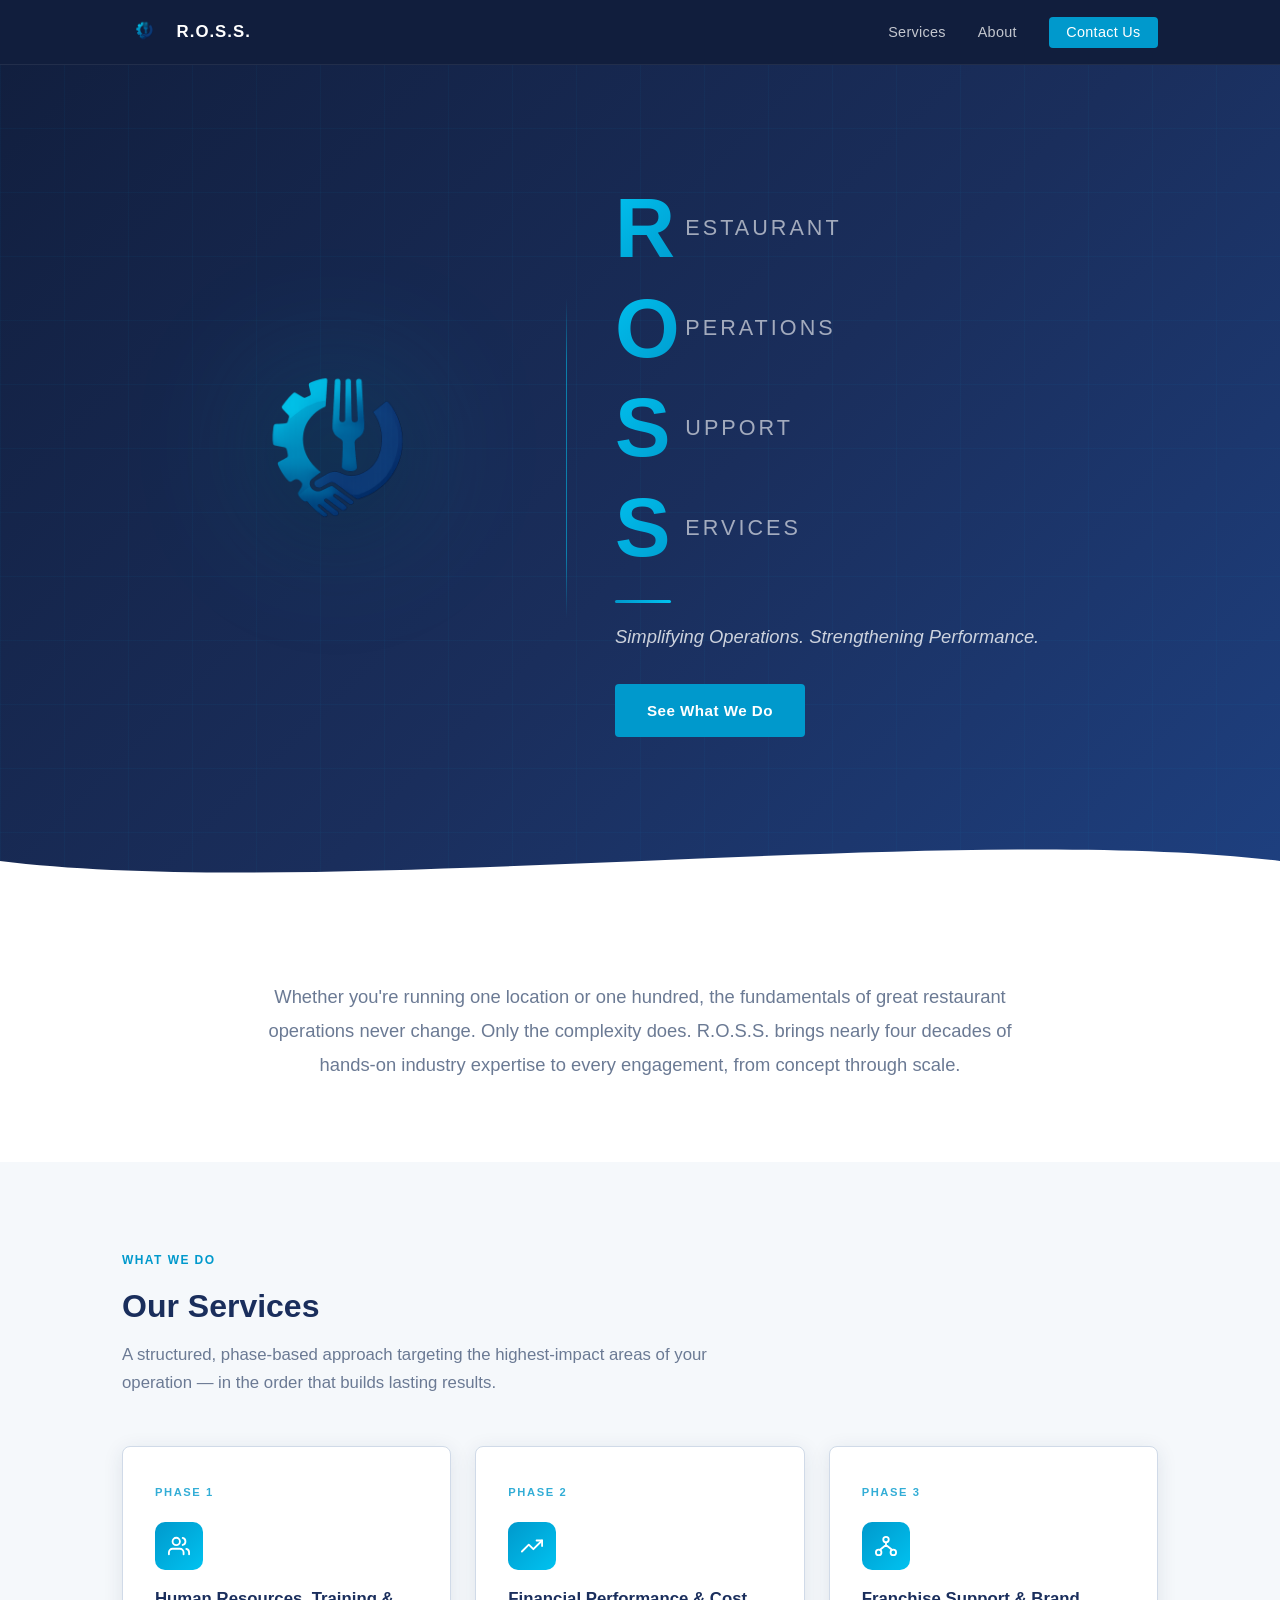
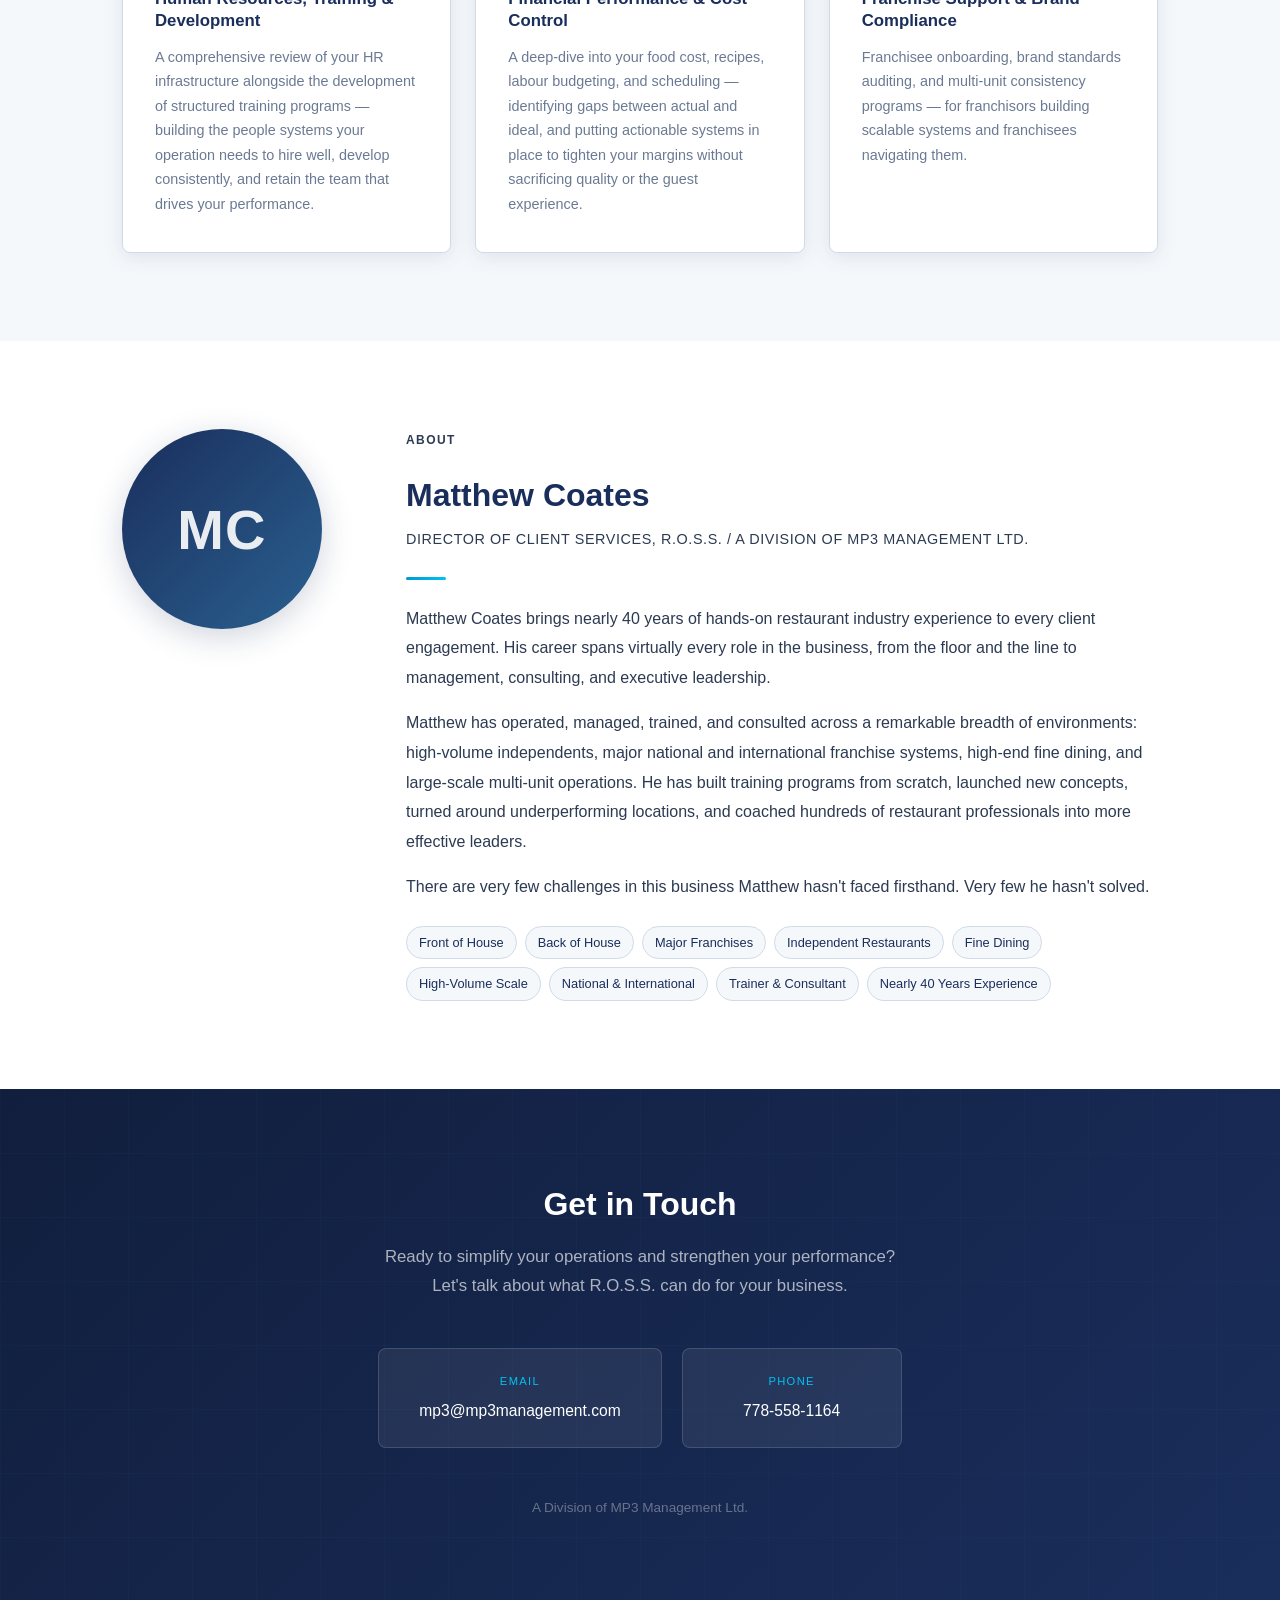
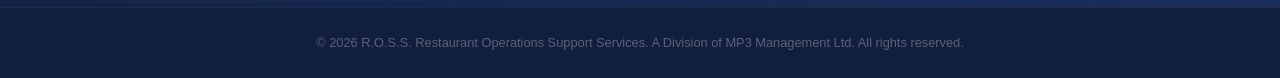
<file: index.html>
<!DOCTYPE html>
<html>
<head>
  <meta charset="UTF-8">
  <meta http-equiv="refresh" content="0; url=/ross/">
  <title>MP3 Management Ltd.</title>
</head>
<body>
  <script>window.location.replace('/ross/');</script>
</body>
</html>
</file>
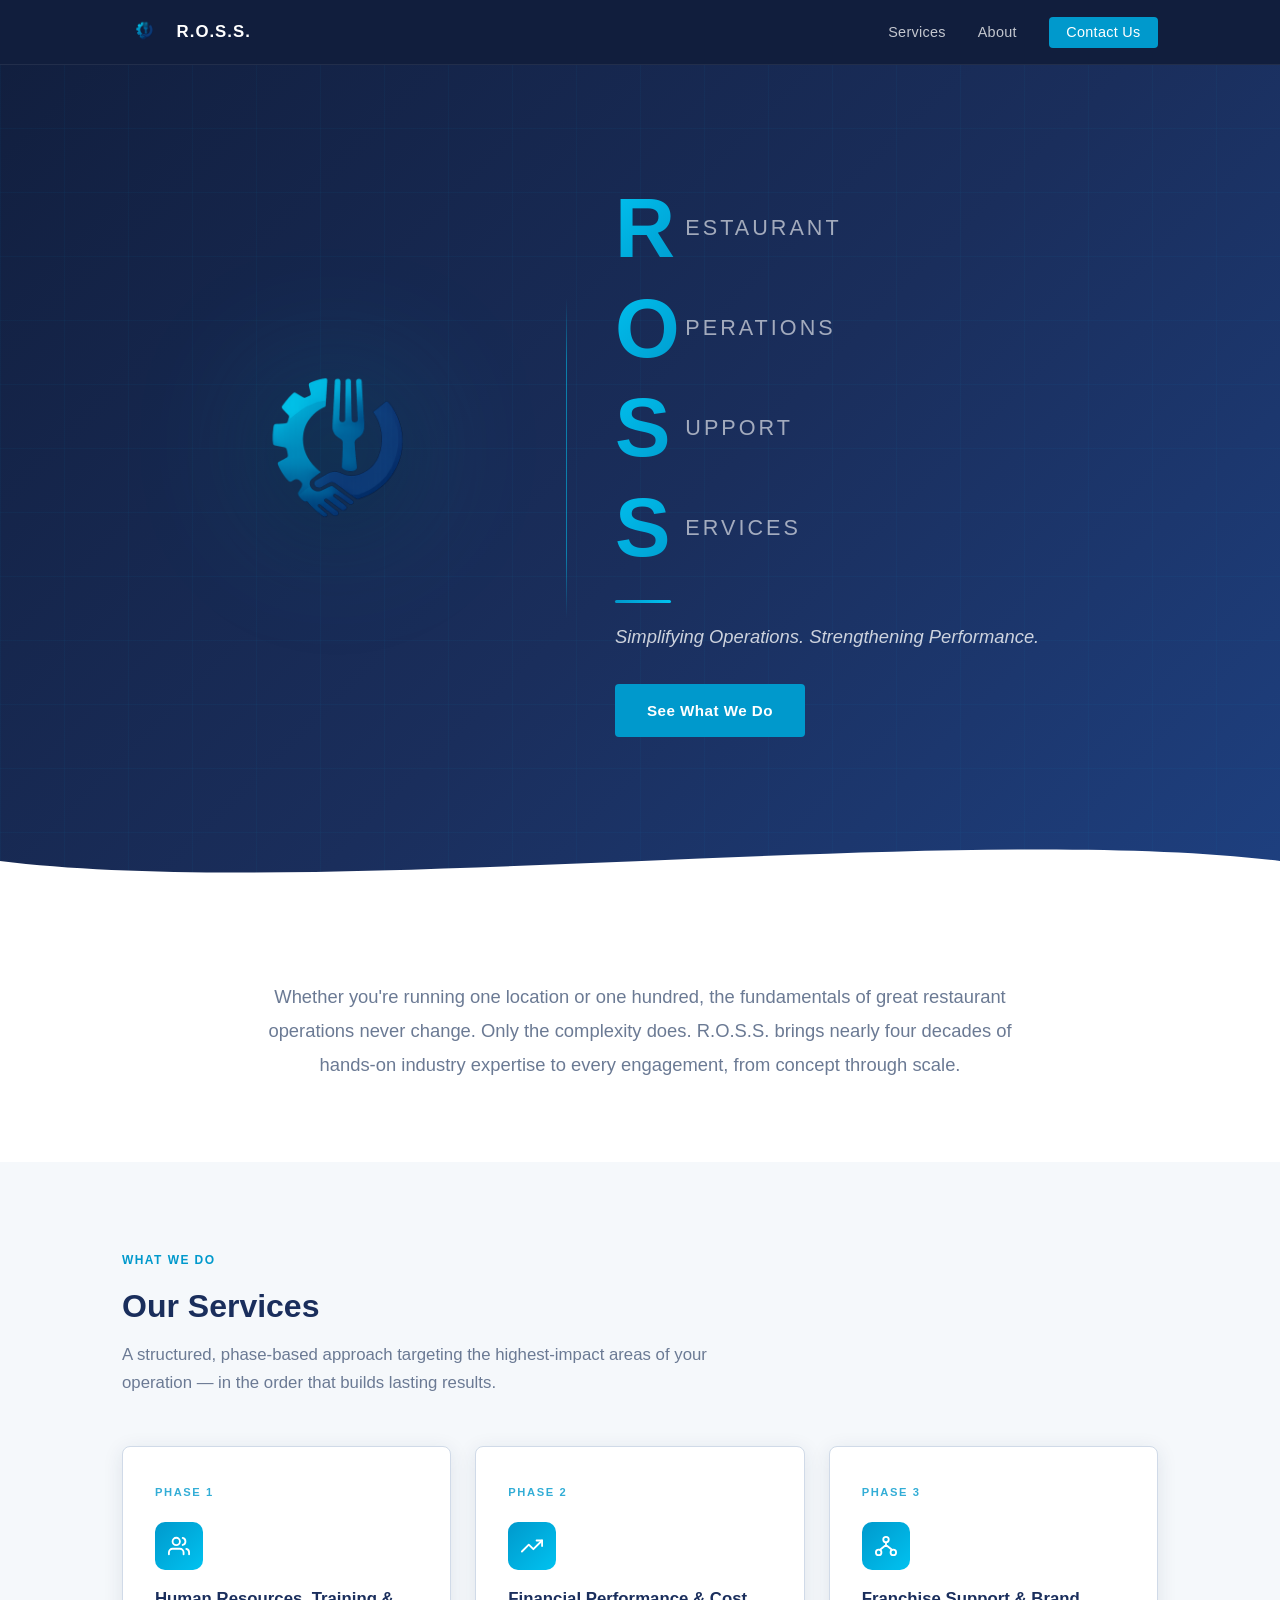
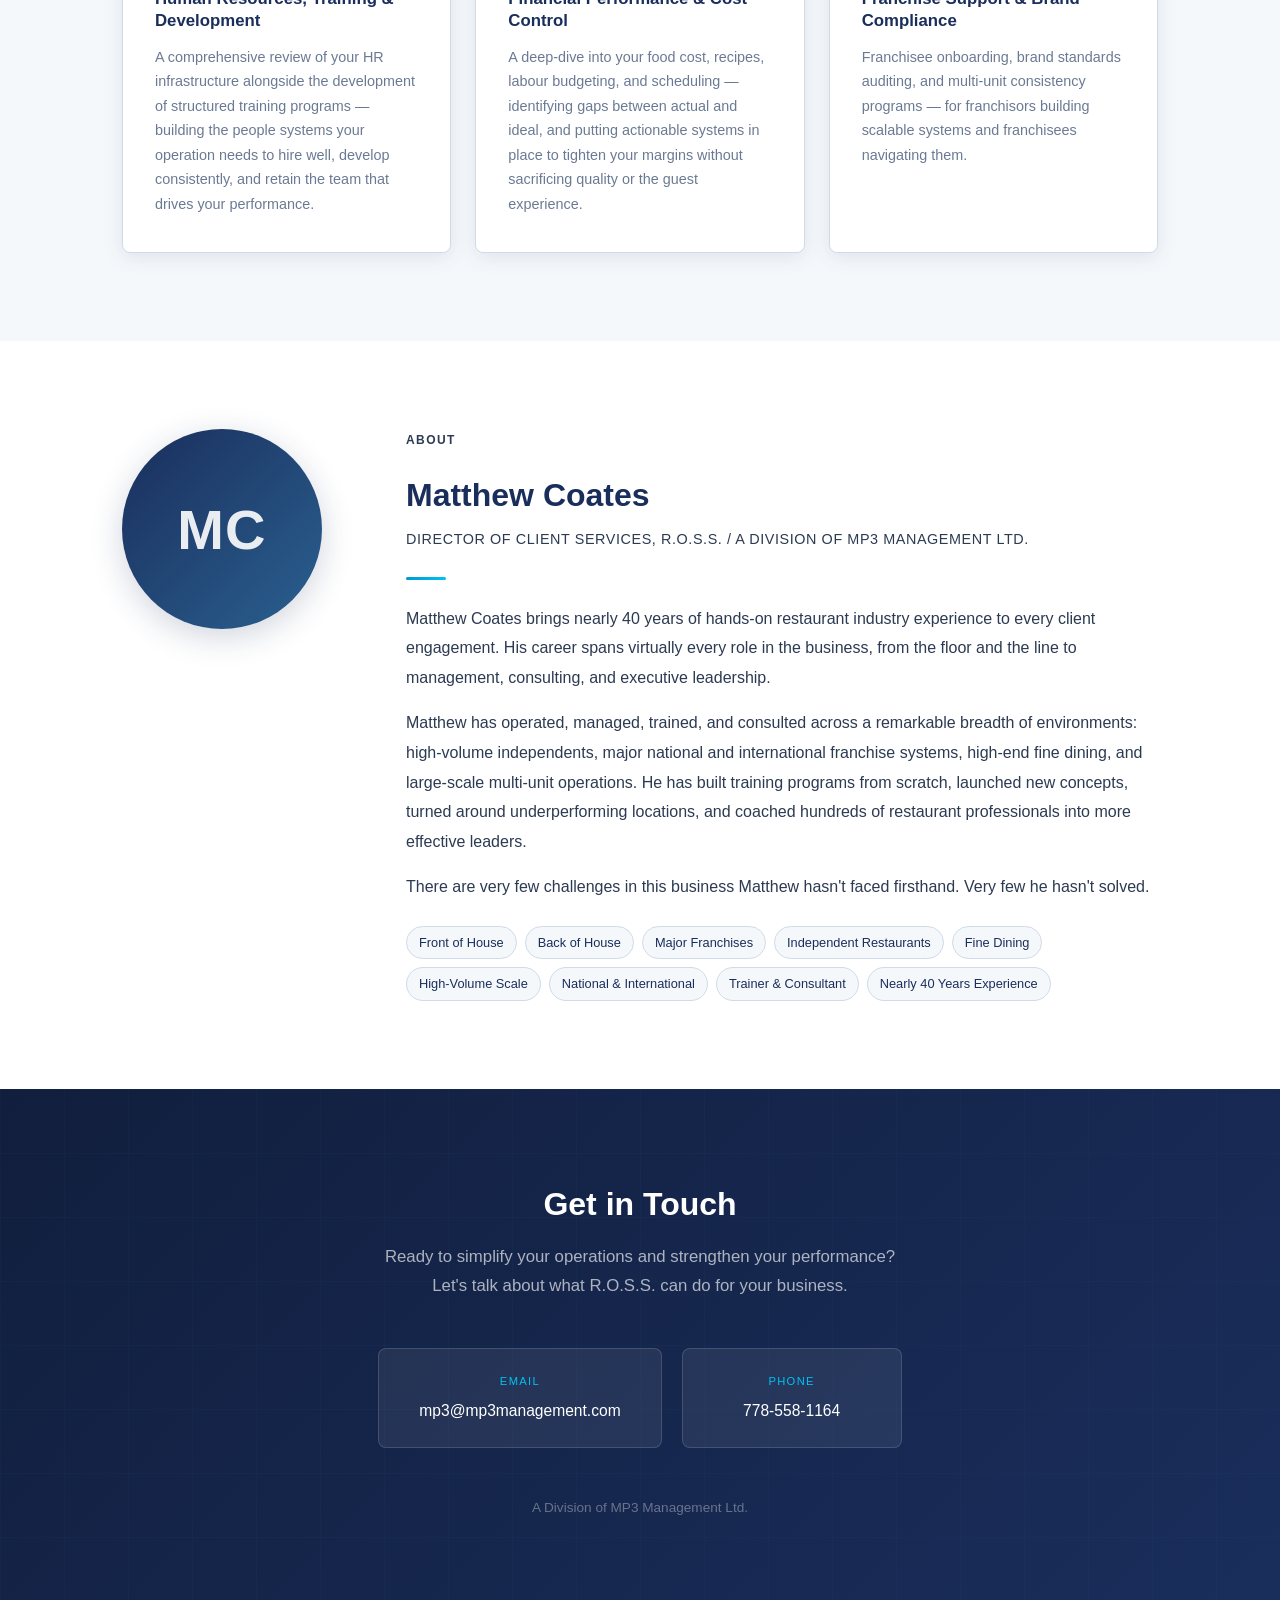
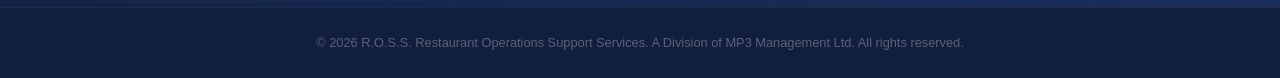
<file: ross/index.html>
<!DOCTYPE html>
<html lang="en">
<head>
  <meta charset="UTF-8">
  <meta name="viewport" content="width=device-width, initial-scale=1.0">
  <title>R.O.S.S. - Restaurant Operations Support Services</title>
  <!-- Cloudflare Web Analytics -->
  <script type="module" src="https://static.cloudflareinsights.com/beacon.min.js" data-cf-beacon='{"token": "59a5cb5ce88e484e8b0a5db4b5e0d96f"}'></script>
  <!-- End Cloudflare Web Analytics -->
  <meta name="description" content="Restaurant Operations Support Services. Expert consulting for restaurants of every scale. Simplifying Operations. Strengthening Performance.">
  <link rel="stylesheet" href="ross-c.css">
</head>
<body>

  <!-- NAV -->
  <nav class="nav" id="nav">
    <div class="nav-inner">
      <a href="#top" class="nav-brand">
        <img src="images/logo-icon.png" alt="R.O.S.S." class="nav-icon">
        <span>R.O.S.S.</span>
      </a>
      <ul class="nav-links">
        <li><a href="#services">Services</a></li>
        <li><a href="#about">About</a></li>
        <li><a href="#contact" class="nav-cta">Contact Us</a></li>
      </ul>
    </div>
  </nav>

  <!-- HERO -->
  <section class="hero" id="top">
    <div class="hero-inner">
      <img src="images/logo-icon.png" alt="R.O.S.S." class="hero-logo-icon">
      <div class="hero-vdivider"></div>
      <div class="hero-wordmark">
        <div class="acronym-stack">
          <div class="acronym-line">
            <span class="acronym-letter">R</span><span class="acronym-word">estaurant</span>
          </div>
          <div class="acronym-line">
            <span class="acronym-letter">O</span><span class="acronym-word">perations</span>
          </div>
          <div class="acronym-line">
            <span class="acronym-letter">S</span><span class="acronym-word">upport</span>
          </div>
          <div class="acronym-line">
            <span class="acronym-letter">S</span><span class="acronym-word">ervices</span>
          </div>
        </div>
        <div class="hero-rule"></div>
        <p class="hero-tagline">Simplifying Operations. Strengthening Performance.</p>
        <a href="#services" class="hero-cta">See What We Do</a>
      </div>
    </div>
    <div class="hero-wave">
      <svg viewBox="0 0 1440 80" preserveAspectRatio="none" xmlns="http://www.w3.org/2000/svg">
        <path d="M0,40 C360,80 1080,0 1440,40 L1440,80 L0,80 Z" fill="#ffffff"/>
      </svg>
    </div>
  </section>

  <!-- INTRO -->
  <section class="intro">
    <div class="container">
      <p class="intro-text">Whether you're running one location or one hundred, the fundamentals of great restaurant operations never change. Only the complexity does. R.O.S.S. brings nearly four decades of hands-on industry expertise to every engagement, from concept through scale.</p>
    </div>
  </section>

  <!-- SERVICES -->
  <section class="services" id="services">
    <div class="container">
      <p class="section-label">What We Do</p>
      <h2 class="section-title">Our Services</h2>
      <p class="section-sub">A structured, phase-based approach targeting the highest-impact areas of your operation — in the order that builds lasting results.</p>
      <div class="services-grid">

        <div class="service-card">
          <div class="service-phase">Phase 1</div>
          <div class="service-icon-wrap">
            <svg viewBox="0 0 24 24"><path d="M17 21v-2a4 4 0 0 0-4-4H5a4 4 0 0 0-4 4v2"/><circle cx="9" cy="7" r="4"/><path d="M23 21v-2a4 4 0 0 0-3-3.87M16 3.13a4 4 0 0 1 0 7.75"/></svg>
          </div>
          <h3>Human Resources, Training &amp; Development</h3>
          <p>A comprehensive review of your HR infrastructure alongside the development of structured training programs — building the people systems your operation needs to hire well, develop consistently, and retain the team that drives your performance.</p>
        </div>

        <div class="service-card">
          <div class="service-phase">Phase 2</div>
          <div class="service-icon-wrap">
            <svg viewBox="0 0 24 24"><polyline points="23 6 13.5 15.5 8.5 10.5 1 18"/><polyline points="17 6 23 6 23 12"/></svg>
          </div>
          <h3>Financial Performance &amp; Cost Control</h3>
          <p>A deep-dive into your food cost, recipes, labour budgeting, and scheduling — identifying gaps between actual and ideal, and putting actionable systems in place to tighten your margins without sacrificing quality or the guest experience.</p>
        </div>

        <div class="service-card">
          <div class="service-phase">Phase 3</div>
          <div class="service-icon-wrap">
            <svg viewBox="0 0 24 24"><circle cx="12" cy="5" r="3"/><circle cx="4" cy="19" r="3"/><circle cx="20" cy="19" r="3"/><path d="M12 8v3M12 11l-6.5 5M12 11l6.5 5"/></svg>
          </div>
          <h3>Franchise Support &amp; Brand Compliance</h3>
          <p>Franchisee onboarding, brand standards auditing, and multi-unit consistency programs — for franchisors building scalable systems and franchisees navigating them.</p>
        </div>

      </div>
    </div>
  </section>

  <!-- ABOUT -->
  <section class="about" id="about">
    <div class="container">
      <div class="about-inner">
        <div>
          <div class="about-avatar">MC</div>
        </div>
        <div class="about-text">
          <p class="section-label">About</p>
          <h2>Matthew Coates</h2>
          <p class="about-role">Director of Client Services, R.O.S.S. / A Division of MP3 Management Ltd.</p>
          <div class="about-divider"></div>
          <p>Matthew Coates brings nearly 40 years of hands-on restaurant industry experience to every client engagement. His career spans virtually every role in the business, from the floor and the line to management, consulting, and executive leadership.</p>
          <p>Matthew has operated, managed, trained, and consulted across a remarkable breadth of environments: high-volume independents, major national and international franchise systems, high-end fine dining, and large-scale multi-unit operations. He has built training programs from scratch, launched new concepts, turned around underperforming locations, and coached hundreds of restaurant professionals into more effective leaders.</p>
          <p>There are very few challenges in this business Matthew hasn't faced firsthand. Very few he hasn't solved.</p>
          <div class="about-highlights">
            <span class="highlight-tag">Front of House</span>
            <span class="highlight-tag">Back of House</span>
            <span class="highlight-tag">Major Franchises</span>
            <span class="highlight-tag">Independent Restaurants</span>
            <span class="highlight-tag">Fine Dining</span>
            <span class="highlight-tag">High-Volume Scale</span>
            <span class="highlight-tag">National &amp; International</span>
            <span class="highlight-tag">Trainer &amp; Consultant</span>
            <span class="highlight-tag">Nearly 40 Years Experience</span>
          </div>
        </div>
      </div>
    </div>
  </section>

  <!-- CONTACT -->
  <section class="contact" id="contact">
    <div class="container">
      <h2>Get in Touch</h2>
      <p class="contact-intro">Ready to simplify your operations and strengthen your performance? Let's talk about what R.O.S.S. can do for your business.</p>
      <div class="contact-cards">
        <div class="contact-card">
          <div class="contact-card-label">Email</div>
          <a href="mailto:mp3@mp3management.com">mp3@mp3management.com</a>
        </div>
        <div class="contact-card">
          <div class="contact-card-label">Phone</div>
          <a href="tel:+17785581164">778-558-1164</a>
        </div>
      </div>
      <p class="contact-division">A Division of MP3 Management Ltd.</p>
    </div>
  </section>

  <footer class="footer">
    <div class="container">
      <p>&copy; 2026 R.O.S.S. Restaurant Operations Support Services. A Division of MP3 Management Ltd. All rights reserved.</p>
    </div>
  </footer>

  <script>
    const nav = document.getElementById('nav');
    window.addEventListener('scroll', () => {
      nav.classList.toggle('scrolled', window.scrollY > 40);
    });
  </script>

</body>
</html>
</file>
<file: ross/ross-c.css>
*, *::before, *::after { margin: 0; padding: 0; box-sizing: border-box; }

:root {
  --navy:       #1a2e5c;
  --navy-dark:  #111e3d;
  --teal:       #0099cc;
  --teal-light: #00c2f0;
  --white:      #ffffff;
  --offwhite:   #f5f8fb;
  --gray:       #e8edf4;
  --text:       #2c3a52;
  --muted:      #6b7a94;
  --border:     #d0dae8;
  --radius:     8px;
  --shadow:     0 4px 20px rgba(26, 46, 92, 0.10);
}

html { scroll-behavior: smooth; }

body {
  font-family: -apple-system, BlinkMacSystemFont, 'Segoe UI', Helvetica, Arial, sans-serif;
  font-size: 16px;
  line-height: 1.7;
  color: var(--text);
  background: var(--white);
}

/* ── NAV ── */
.nav {
  position: fixed;
  top: 0; left: 0; right: 0;
  z-index: 100;
  background: var(--navy-dark);
  border-bottom: 1px solid rgba(255,255,255,0.07);
  transition: box-shadow 0.3s;
}

.nav.scrolled { box-shadow: 0 2px 20px rgba(0,0,0,0.45); }

.nav-inner {
  max-width: 1100px;
  margin: 0 auto;
  padding: 0 2rem;
  height: 64px;
  display: flex;
  align-items: center;
  justify-content: space-between;
}

.nav-brand {
  display: flex;
  align-items: center;
  gap: 0.6rem;
  text-decoration: none;
  color: var(--white);
  font-weight: 700;
  font-size: 1.05rem;
  letter-spacing: 0.06em;
}

.nav-icon { height: 30px; width: auto; }

.nav-links {
  display: flex;
  list-style: none;
  gap: 2rem;
  align-items: center;
}

.nav-links a {
  color: rgba(255,255,255,0.75);
  text-decoration: none;
  font-size: 0.9rem;
  font-weight: 500;
  letter-spacing: 0.02em;
  transition: color 0.2s;
}

.nav-links a:hover { color: var(--white); }

.nav-cta {
  background: var(--teal) !important;
  color: var(--white) !important;
  padding: 0.45rem 1.1rem;
  border-radius: 4px;
  transition: background 0.2s !important;
}

.nav-cta:hover { background: var(--teal-light) !important; }

/* ── HERO ── */
.hero {
  position: relative;
  min-height: 100vh;
  background: linear-gradient(135deg, var(--navy-dark) 0%, var(--navy) 55%, #1e4080 100%);
  display: flex;
  align-items: center;
  justify-content: center;
  overflow: hidden;
  padding-top: 64px;
}

.hero::before {
  content: '';
  position: absolute;
  inset: 0;
  background-image:
    linear-gradient(rgba(0,153,204,0.05) 1px, transparent 1px),
    linear-gradient(90deg, rgba(0,153,204,0.05) 1px, transparent 1px);
  background-size: 64px 64px;
}

.hero-inner {
  position: relative;
  z-index: 2;
  display: flex;
  align-items: center;
  gap: 3rem;
  padding: 2rem 3rem 5rem;
  max-width: 1060px;
  width: 100%;
}

.hero-logo-icon {
  width: 360px;
  height: auto;
  flex-shrink: 0;
  filter:
    drop-shadow(0 0 70px rgba(0,194,240,0.4))
    drop-shadow(0 20px 40px rgba(0,0,0,0.35));
}

.hero-vdivider {
  width: 1px;
  height: 320px;
  flex-shrink: 0;
  background: linear-gradient(
    to bottom,
    transparent,
    rgba(0,194,240,0.55) 20%,
    rgba(0,194,240,0.55) 80%,
    transparent
  );
}

.acronym-stack {
  display: grid;
  grid-template-columns: max-content auto;
  align-items: center;
  margin-bottom: 0.5rem;
}

.acronym-line {
  display: contents;
}

.acronym-letter {
  font-size: clamp(4rem, 6.5vw, 5.8rem);
  font-weight: 900;
  background: linear-gradient(135deg, #00c2f0 0%, #0099cc 100%);
  -webkit-background-clip: text;
  background-clip: text;
  color: transparent;
  line-height: 1.2;
}

.acronym-word {
  font-size: clamp(0.95rem, 1.7vw, 1.35rem);
  font-weight: 300;
  color: rgba(255,255,255,0.6);
  letter-spacing: 0.14em;
  text-transform: uppercase;
  padding-left: 0.35rem;
  align-self: center;
}

.hero-rule {
  width: 56px;
  height: 3px;
  background: linear-gradient(90deg, var(--teal), var(--teal-light));
  border-radius: 2px;
  margin: 1.4rem 0 1.1rem;
}

.hero-tagline {
  font-size: 1.15rem;
  color: rgba(255,255,255,0.78);
  font-style: italic;
  font-weight: 300;
  margin-bottom: 2rem;
}

.hero-cta {
  display: inline-block;
  background: var(--teal);
  color: var(--white);
  text-decoration: none;
  padding: 0.85rem 2rem;
  border-radius: 4px;
  font-weight: 600;
  font-size: 0.95rem;
  letter-spacing: 0.03em;
  transition: background 0.2s, transform 0.15s;
}

.hero-cta:hover {
  background: var(--teal-light);
  transform: translateY(-2px);
}

.hero-wave {
  position: absolute;
  bottom: -1px; left: 0; right: 0;
  line-height: 0;
  z-index: 3;
}

.hero-wave svg { width: 100%; height: 80px; display: block; }

/* ── INTRO ── */
.intro {
  background: var(--white);
  padding: 5rem 2rem;
  text-align: center;
}

.intro-text {
  max-width: 780px;
  margin: 0 auto;
  font-size: 1.15rem;
  color: var(--muted);
  line-height: 1.85;
}

/* ── CONTAINER ── */
.container {
  max-width: 1100px;
  margin: 0 auto;
  padding: 0 2rem;
}

/* ── SECTION LABELS ── */
.section-label {
  font-size: 0.75rem;
  font-weight: 600;
  text-transform: uppercase;
  letter-spacing: 0.12em;
  color: var(--teal);
  margin-bottom: 0.5rem;
}

.section-title {
  font-size: 2rem;
  font-weight: 700;
  color: var(--navy);
  margin-bottom: 0.5rem;
}

.section-sub {
  color: var(--muted);
  font-size: 1.05rem;
  margin-bottom: 3rem;
  max-width: 640px;
}

/* ── SERVICES ── */
.services {
  background: var(--offwhite);
  padding: 5.5rem 2rem;
}

.services-grid {
  display: grid;
  grid-template-columns: repeat(3, 1fr);
  gap: 1.5rem;
}

.service-card {
  background: var(--white);
  border: 1px solid var(--border);
  border-radius: var(--radius);
  padding: 2.25rem 2rem;
  box-shadow: var(--shadow);
  transition: transform 0.2s, box-shadow 0.2s;
  position: relative;
}

.service-card:hover {
  transform: translateY(-4px);
  box-shadow: 0 10px 32px rgba(26, 46, 92, 0.14);
}

.service-phase {
  font-size: 0.7rem;
  font-weight: 700;
  text-transform: uppercase;
  letter-spacing: 0.14em;
  color: var(--teal);
  margin-bottom: 1.25rem;
  opacity: 0.8;
}

.service-icon-wrap {
  width: 48px;
  height: 48px;
  background: linear-gradient(135deg, var(--teal), var(--teal-light));
  border-radius: 10px;
  display: flex;
  align-items: center;
  justify-content: center;
  margin-bottom: 1.1rem;
}

.service-icon-wrap svg {
  width: 22px;
  height: 22px;
  stroke: var(--white);
  fill: none;
  stroke-width: 2;
  stroke-linecap: round;
  stroke-linejoin: round;
}

.service-card h3 {
  font-size: 1.05rem;
  font-weight: 700;
  color: var(--navy);
  margin-bottom: 0.75rem;
  line-height: 1.35;
}

.service-card p {
  font-size: 0.9rem;
  color: var(--muted);
  line-height: 1.7;
}

/* ── ABOUT ── */
.about {
  background: var(--white);
  padding: 5.5rem 2rem;
}

.about-inner {
  display: grid;
  grid-template-columns: 220px 1fr;
  gap: 4rem;
  align-items: start;
}

.about-avatar {
  width: 200px;
  height: 200px;
  border-radius: 50%;
  background: linear-gradient(135deg, var(--navy), #2a6090);
  display: flex;
  align-items: center;
  justify-content: center;
  font-size: 3.5rem;
  font-weight: 700;
  color: rgba(255,255,255,0.9);
  letter-spacing: 0.02em;
  flex-shrink: 0;
  box-shadow: 0 8px 32px rgba(26,46,92,0.2);
}

.about-text h2 {
  font-size: 2rem;
  font-weight: 700;
  color: var(--navy);
  margin-bottom: 0.25rem;
}

.about-role {
  color: var(--teal);
  font-weight: 500;
  font-size: 0.9rem;
  margin-bottom: 1.5rem;
  text-transform: uppercase;
  letter-spacing: 0.04em;
}

.about-divider {
  width: 40px;
  height: 3px;
  background: linear-gradient(90deg, var(--teal), var(--teal-light));
  border-radius: 2px;
  margin: 1.5rem 0;
}

.about-text p {
  color: var(--text);
  line-height: 1.85;
  margin-bottom: 1rem;
}

.about-highlights {
  display: flex;
  flex-wrap: wrap;
  gap: 0.5rem;
  margin-top: 1.5rem;
}

.highlight-tag {
  background: var(--offwhite);
  border: 1px solid var(--border);
  color: var(--navy);
  font-size: 0.8rem;
  font-weight: 500;
  padding: 0.3rem 0.75rem;
  border-radius: 20px;
}

/* ── CONTACT ── */
.contact {
  background: linear-gradient(135deg, var(--navy-dark) 0%, var(--navy) 100%);
  padding: 5.5rem 2rem;
  text-align: center;
  color: var(--white);
  position: relative;
  overflow: hidden;
}

.contact::before {
  content: '';
  position: absolute;
  inset: 0;
  background-image:
    linear-gradient(rgba(0,153,204,0.04) 1px, transparent 1px),
    linear-gradient(90deg, rgba(0,153,204,0.04) 1px, transparent 1px);
  background-size: 64px 64px;
}

.contact .container { position: relative; z-index: 2; }

.contact h2 {
  font-size: 2rem;
  font-weight: 700;
  margin-bottom: 0.75rem;
}

.contact-intro {
  color: rgba(255,255,255,0.65);
  font-size: 1.05rem;
  margin-bottom: 3rem;
  max-width: 520px;
  margin-left: auto;
  margin-right: auto;
}

.contact-cards {
  display: flex;
  justify-content: center;
  gap: 1.25rem;
  flex-wrap: wrap;
  margin-bottom: 3rem;
}

.contact-card {
  background: rgba(255,255,255,0.07);
  border: 1px solid rgba(255,255,255,0.14);
  border-radius: var(--radius);
  padding: 1.4rem 2.5rem;
  min-width: 220px;
  transition: background 0.2s;
}

.contact-card:hover { background: rgba(255,255,255,0.11); }

.contact-card-label {
  font-size: 0.7rem;
  text-transform: uppercase;
  letter-spacing: 0.12em;
  color: var(--teal-light);
  margin-bottom: 0.4rem;
}

.contact-card a {
  color: var(--white);
  text-decoration: none;
  font-size: 0.975rem;
  font-weight: 500;
  transition: color 0.2s;
}

.contact-card a:hover { color: var(--teal-light); }

.contact-division {
  color: rgba(255,255,255,0.35);
  font-size: 0.85rem;
}

/* ── FOOTER ── */
.footer {
  background: var(--navy-dark);
  color: rgba(255,255,255,0.3);
  text-align: center;
  padding: 1.5rem 2rem;
  font-size: 0.8rem;
  border-top: 1px solid rgba(255,255,255,0.06);
}

/* ── RESPONSIVE ── */
@media (max-width: 900px) {
  .services-grid { grid-template-columns: 1fr; max-width: 560px; }

  .hero-inner {
    flex-direction: column;
    text-align: center;
    gap: 2rem;
    padding: 2rem 2rem 7rem;
  }

  .hero-vdivider { display: none; }
  .hero-logo-icon { width: 240px; height: auto; }
  .acronym-stack { justify-items: center; }
  .hero-rule { margin: 1.2rem auto 1rem; }

  .about-inner { grid-template-columns: 1fr; gap: 2.5rem; }
  .about-avatar { margin: 0 auto; }
  .about-text { text-align: center; }
  .about-divider { margin: 1.5rem auto; }
  .about-highlights { justify-content: center; }
}

@media (max-width: 600px) {
  .services-grid { max-width: 100%; }
  .nav-links li:not(:last-child) { display: none; }
  .hero-logo-icon { width: 180px; height: auto; }
  .section-title { font-size: 1.65rem; }
}
</file>
